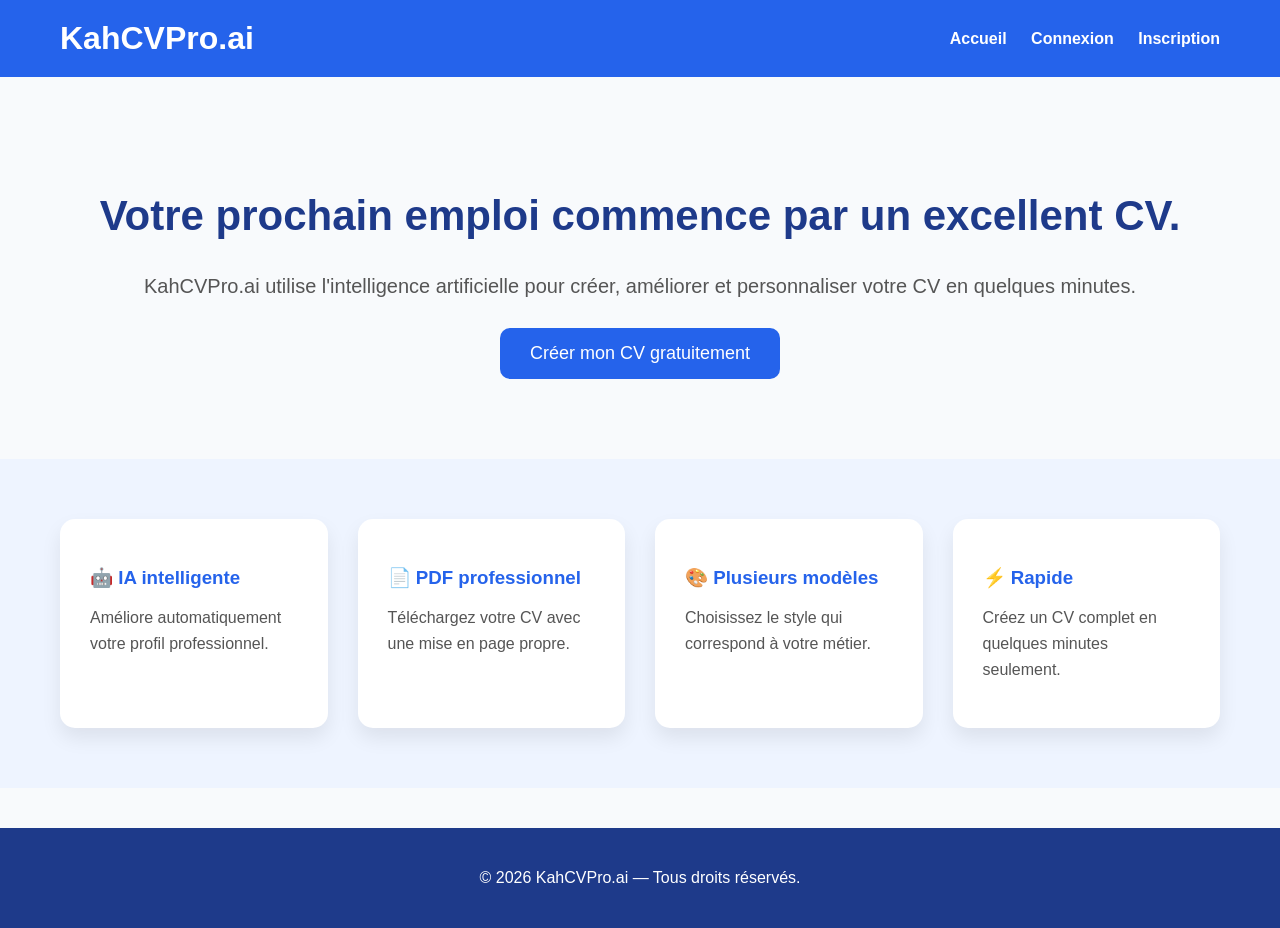
<file: templates/index.html>
<!DOCTYPE html>
<html lang="fr">
<head>
    <meta charset="UTF-8">
    <meta name="viewport" content="width=device-width, initial-scale=1.0">
    <title>KahCVPro.ai - Créez un CV professionnel avec l'IA</title>
    <link rel="stylesheet" href="/static/css/style.css">
</head>
<body>

<header>
    <h1>KahCVPro.ai</h1>

    <nav>
        <a href="/">Accueil</a>
        <a href="/login">Connexion</a>
        <a href="/register">Inscription</a>
    </nav>
</header>

<section class="hero">

    <h2>Votre prochain emploi commence par un excellent CV.</h2>

    <p>
        KahCVPro.ai utilise l'intelligence artificielle pour créer,
        améliorer et personnaliser votre CV en quelques minutes.
    </p>

    <a href="/register">
        <button>Créer mon CV gratuitement</button>
    </a>

</section>

<section class="features">

    <div class="feature-card">
        <h3>🤖 IA intelligente</h3>
        <p>Améliore automatiquement votre profil professionnel.</p>
    </div>

    <div class="feature-card">
        <h3>📄 PDF professionnel</h3>
        <p>Téléchargez votre CV avec une mise en page propre.</p>
    </div>

    <div class="feature-card">
        <h3>🎨 Plusieurs modèles</h3>
        <p>Choisissez le style qui correspond à votre métier.</p>
    </div>

    <div class="feature-card">
        <h3>⚡ Rapide</h3>
        <p>Créez un CV complet en quelques minutes seulement.</p>
    </div>

</section>

<footer>

    <p>© 2026 KahCVPro.ai — Tous droits réservés.</p>

</footer>

</body>
</html>
</file>
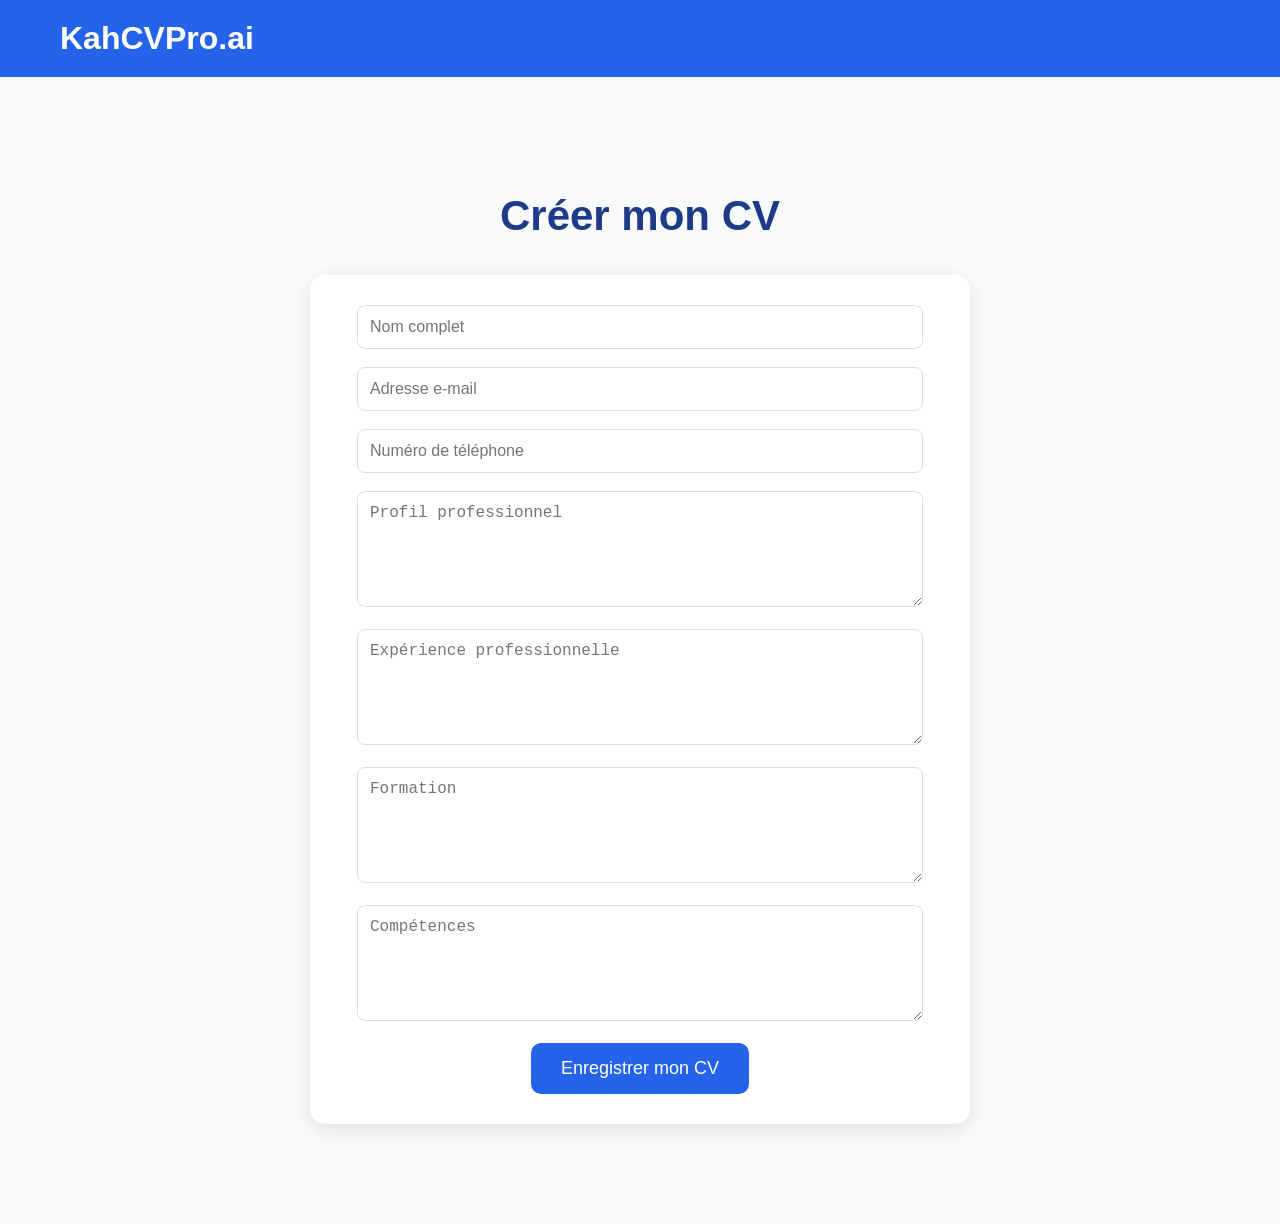
<file: templates/create_cv.html>
<!DOCTYPE html>
<html lang="fr">
<head>
    <meta charset="UTF-8">
    <meta name="viewport" content="width=device-width, initial-scale=1.0">
    <title>Créer mon CV - KahCVPro.ai</title>
    <link rel="stylesheet" href="/static/css/style.css">
</head>

<body>

<header>
    <h1>KahCVPro.ai</h1>
</header>

<section class="hero">

<h2>Créer mon CV</h2>

<form action="/create-cv" method="post">

<input type="text" name="nom" placeholder="Nom complet" required>
<br><br>

<input type="email" name="email" placeholder="Adresse e-mail" required>
<br><br>

<input type="text" name="telephone" placeholder="Numéro de téléphone">
<br><br>

<textarea name="profil" placeholder="Profil professionnel" rows="5"></textarea>
<br><br>

<textarea name="experience" placeholder="Expérience professionnelle" rows="5"></textarea>
<br><br>

<textarea name="formation" placeholder="Formation" rows="5"></textarea>
<br><br>

<textarea name="competences" placeholder="Compétences" rows="5"></textarea>
<br><br>

<button type="submit">
Enregistrer mon CV
</button>

</form>

</section>

</body>
</html>
</file>
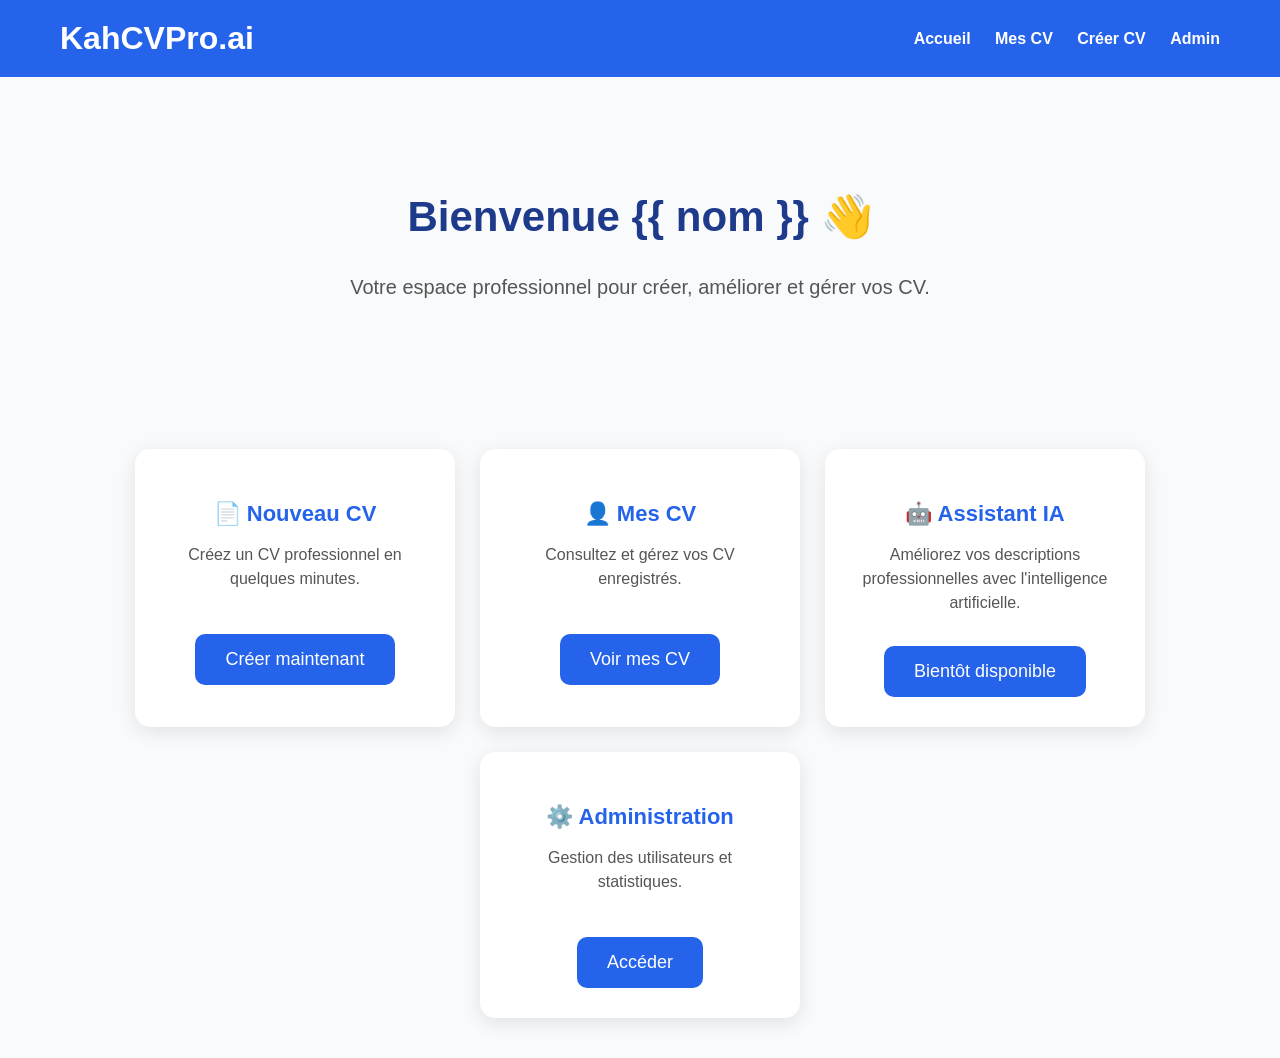
<file: templates/dashboard.html>
<!DOCTYPE html>
<html lang="fr">
<head>
    <meta charset="UTF-8">
    <meta name="viewport" content="width=device-width, initial-scale=1.0">
    <title>Dashboard - KahCVPro.ai</title>
    <link rel="stylesheet" href="/static/css/style.css">
</head>

<body>

<header>
    <h1>KahCVPro.ai</h1>

    <nav>
        <a href="/">Accueil</a>
        <a href="/my-cv">Mes CV</a>
        <a href="/create-cv">Créer CV</a>
        <a href="/admin">Admin</a>
    </nav>
</header>


<section class="hero">

    <h2>Bienvenue {{ nom }} 👋</h2>

    <p>
        Votre espace professionnel pour créer, améliorer et gérer vos CV.
    </p>

</section>


<section class="dashboard-cards">


    <div class="card">
        <h3>📄 Nouveau CV</h3>

        <p>
            Créez un CV professionnel en quelques minutes.
        </p>

        <a href="/create-cv">
            <button>
                Créer maintenant
            </button>
        </a>

    </div>



    <div class="card">

        <h3>👤 Mes CV</h3>

        <p>
            Consultez et gérez vos CV enregistrés.
        </p>

        <a href="/my-cv">
            <button>
                Voir mes CV
            </button>
        </a>

    </div>



    <div class="card">

        <h3>🤖 Assistant IA</h3>

        <p>
            Améliorez vos descriptions professionnelles avec l'intelligence artificielle.
        </p>

        <button>
            Bientôt disponible
        </button>

    </div>



    <div class="card">

        <h3>⚙️ Administration</h3>

        <p>
            Gestion des utilisateurs et statistiques.
        </p>

        <a href="/admin">
            <button>
                Accéder
            </button>
        </a>

    </div>


</section>


</body>
</html>
</file>
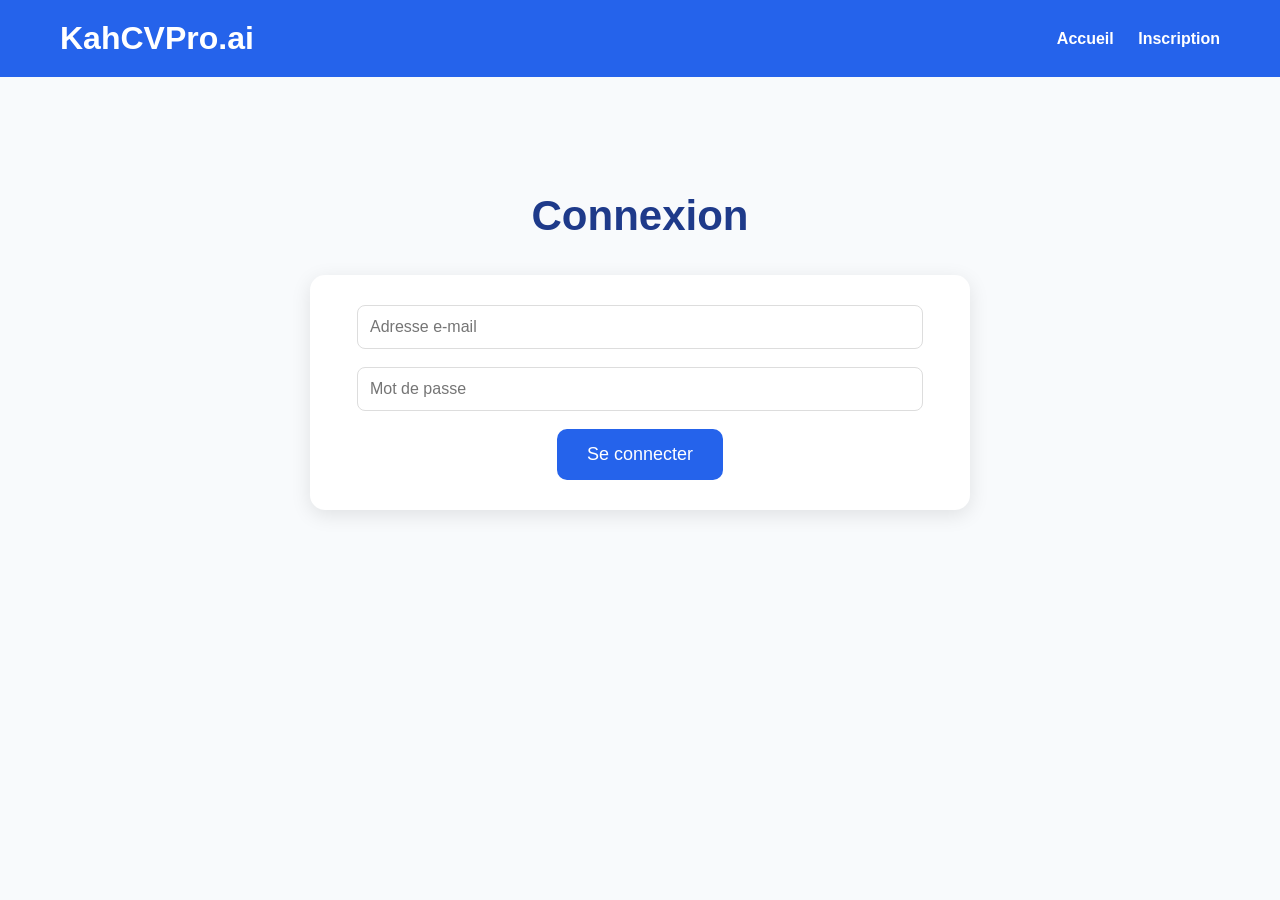
<file: templates/login.html>
<!DOCTYPE html>
<html lang="fr">
<head>
    <meta charset="UTF-8">
    <meta name="viewport" content="width=device-width, initial-scale=1.0">
    <title>Connexion - KahCVPro.ai</title>
    <link rel="stylesheet" href="/static/css/style.css">
</head>
<body>

<header>
    <h1>KahCVPro.ai</h1>

    <nav>
        <a href="/">Accueil</a>
        <a href="/register">Inscription</a>
    </nav>
</header>

<section class="hero">
    <h2>Connexion</h2>

    <form action="/login" method="post">

        <input
            type="email"
            name="email"
            placeholder="Adresse e-mail"
            required>

        <br><br>

        <input
            type="password"
            name="mot_de_passe"
            placeholder="Mot de passe"
            required>

        <br><br>

        <button type="submit">
            Se connecter
        </button>

    </form>
</section>

</body>
</html>
</file>
<file: static/css/style.css>
body{
    margin:0;
    font-family:Arial, sans-serif;
    background:#f8fafc;
    color:#333;
}

header{
    display:flex;
    justify-content:space-between;
    align-items:center;
    padding:20px 60px;
    background:#2563eb;
    color:white;
}

header h1{
    margin:0;
}

nav a{
    color:white;
    text-decoration:none;
    margin-left:20px;
    font-weight:bold;
}

nav a:hover{
    text-decoration:underline;
}

.hero{
    text-align:center;
    padding:80px 20px;
}


.hero h2{
    font-size:42px;
    color:#1e3a8a;
}

.hero p{
    font-size:20px;
    color:#555;
    margin-bottom:30px;
}


form{
    max-width:600px;
    margin:auto;
    background:white;
    padding:30px;
    border-radius:15px;
    box-shadow:0 5px 20px rgba(0,0,0,0.1);
}


input,
textarea{
    width:90%;
    padding:12px;
    border:1px solid #ddd;
    border-radius:8px;
    font-size:16px;
}


textarea{
    resize:vertical;
}


button{
    background:#2563eb;
    color:white;
    border:none;
    padding:15px 30px;
    border-radius:10px;
    font-size:18px;
    cursor:pointer;
}


button:hover{
    background:#1d4ed8;
}


/* Style du CV */

.cv-card{
    max-width:800px;
    margin:40px auto;
    background:white;
    padding:40px;
    border-radius:15px;
    box-shadow:0 5px 20px rgba(0,0,0,0.1);
}


.cv-card h2{
    color:#2563eb;
}

.cv-card h3{
    color:#1e3a8a;
}

.cv-card p{
    line-height:1.6;
}

/* ===== SECTION FONCTIONNALITÉS ===== */

.features{
    display:grid;
    grid-template-columns:repeat(auto-fit,minmax(250px,1fr));
    gap:30px;
    padding:60px;
    background:#eef4ff;
}

.feature-card{
    background:white;
    padding:30px;
    border-radius:15px;
    box-shadow:0 10px 20px rgba(0,0,0,.08);
    transition:.3s;
}

.feature-card:hover{
    transform:translateY(-8px);
}

.feature-card h3{
    color:#2563eb;
    margin-bottom:15px;
}

.feature-card p{
    color:#555;
    line-height:1.6;
}


/* ===== FOOTER ===== */

footer{
    background:#1e3a8a;
    color:white;
    text-align:center;
    padding:25px;
    margin-top:40px;
}


/* ===== RESPONSIVE ===== */

@media(max-width:768px){

header{
    flex-direction:column;
    text-align:center;
    padding:20px;
}

nav{
    margin-top:15px;
}

nav a{
    display:block;
    margin:10px 0;
}

.hero h2{
    font-size:32px;
}

.hero p{
    font-size:18px;
}

.features{
    padding:30px;
}

}
.dashboard-cards{
    display:grid;
    grid-template-columns:repeat(auto-fit,minmax(250px,1fr));
    gap:25px;
    padding:40px;
}

.card{
    background:white;
    padding:25px;
    border-radius:15px;
    box-shadow:0 10px 20px rgba(0,0,0,.08);
    text-align:center;
}

.card h3{
    color:#2563eb;
    margin-bottom:10px;
}

.card p{
    color:#666;
}
/* Dashboard */

.dashboard-cards{
    display:flex;
    justify-content:center;
    gap:25px;
    flex-wrap:wrap;
    padding:40px 20px;
}


.card{
    background:white;
    width:260px;
    padding:30px;
    border-radius:15px;
    text-align:center;
    box-shadow:0 5px 20px rgba(0,0,0,0.1);
    transition:0.3s;
}


.card:hover{
    transform:translateY(-5px);
}


.card h3{
    color:#2563eb;
    font-size:22px;
}


.card p{
    color:#555;
    line-height:1.5;
    min-height:60px;
}


.card button{
    margin-top:15px;
}
/* CV Premium */

.cv-premium{
    max-width:850px;
    margin:40px auto;
    background:white;
    padding:45px;
    border-radius:20px;
    box-shadow:0 10px 30px rgba(0,0,0,0.12);
}


.cv-header{
    text-align:center;
    border-bottom:2px solid #2563eb;
    padding-bottom:25px;
    margin-bottom:30px;
}


.cv-header h2{
    font-size:38px;
    color:#1e3a8a;
    margin-bottom:15px;
}


.cv-header p{
    font-size:17px;
    color:#555;
}


.cv-section{
    margin-bottom:30px;
}


.cv-section h3{
    color:#2563eb;
    font-size:22px;
    border-left:5px solid #2563eb;
    padding-left:10px;
}


.cv-section p{
    line-height:1.8;
    color:#444;
}


.cv-actions{
    text-align:center;
    margin-top:40px;
}


.cv-actions button{
    margin:10px;
}
</file>
